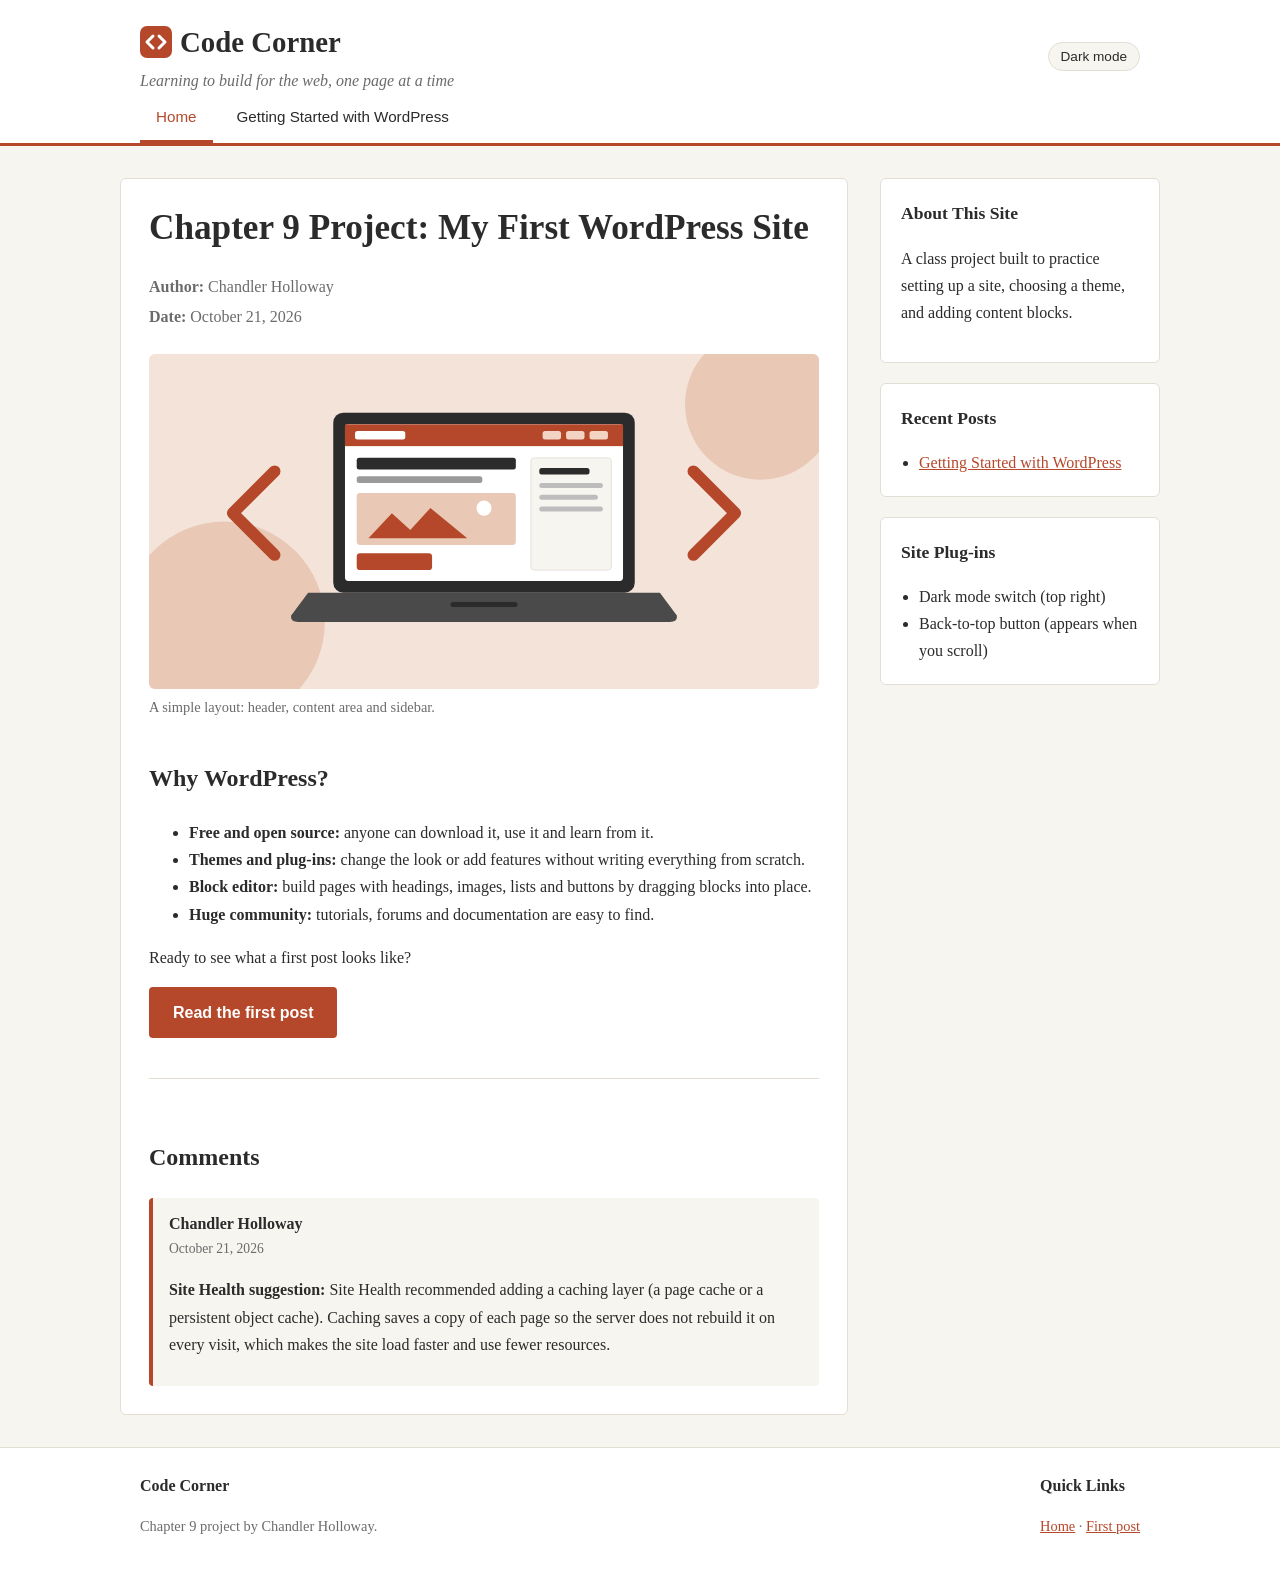
<file: index.html>
<!DOCTYPE html>
<html lang="en">
<head>
  <meta charset="UTF-8">
  <meta name="viewport" content="width=device-width, initial-scale=1">
  <title>Home | Code Corner</title>
  <meta name="description" content="Chapter 9 project: a WordPress-style homepage with a heading, image, list, button, menu, widgets and a plug-in style feature.">
  <link rel="icon" type="image/svg+xml" href="images/site-icon.svg">
  <link rel="stylesheet" href="css/style.css">
</head>
<body>

  <!-- Header: site title, tagline, primary menu -->
  <header class="site-header">
    <div class="wrap">
      <div>
        <a class="site-title" href="index.html">
          <img src="images/site-icon.svg" alt="" width="32" height="32" style="vertical-align: -6px; margin-right: 8px;">Code Corner
        </a>
        <p class="tagline">Learning to build for the web, one page at a time</p>
      </div>
      <button id="theme-toggle" type="button" aria-pressed="false">Dark mode</button>
    </div>
    <div class="wrap">
      <nav aria-label="Primary menu">
        <ul class="menu">
          <li><a class="current" href="index.html" aria-current="page">Home</a></li>
          <li><a href="getting-started-with-wordpress.html">Getting Started with WordPress</a></li>
        </ul>
      </nav>
    </div>
  </header>

  <div class="wrap layout">

    <!-- Main content: the "Home" page -->
    <main>
      <h1>Chapter 9 Project: My First WordPress Site</h1>
      <p class="byline"><strong>Author:</strong> Chandler Holloway</p>
      <p class="byline"><strong>Date:</strong> <time datetime="2026-10-21">October 21, 2026</time></p>

      <figure>
        <img src="images/hero.svg" alt="Illustration of a laptop showing a website layout with a header, an image block and a list, surrounded by code brackets">
        <figcaption>A simple layout: header, content area and sidebar.</figcaption>
      </figure>

      <h2>Why WordPress?</h2>
      <ul>
        <li><strong>Free and open source:</strong> anyone can download it, use it and learn from it.</li>
        <li><strong>Themes and plug-ins:</strong> change the look or add features without writing everything from scratch.</li>
        <li><strong>Block editor:</strong> build pages with headings, images, lists and buttons by dragging blocks into place.</li>
        <li><strong>Huge community:</strong> tutorials, forums and documentation are easy to find.</li>
      </ul>

      <p>Ready to see what a first post looks like?</p>
      <p><a class="button" href="getting-started-with-wordpress.html">Read the first post</a></p>

      <!-- Step 17: Site Health improvement note, shown as a comment -->
      <section class="comments" aria-labelledby="comments-title">
        <h2 id="comments-title">Comments</h2>
        <div class="comment">
          <p class="who">Chandler Holloway</p>
          <p class="when">October 21, 2026</p>
          <p>
            <strong>Site Health suggestion:</strong> Site Health recommended adding a caching layer
            (a page cache or a persistent object cache). Caching saves a copy of each page so the server
            does not rebuild it on every visit, which makes the site load faster and use fewer resources.
          </p>
        </div>
      </section>
    </main>

    <!-- Sidebar widgets -->
    <aside aria-label="Sidebar">
      <section class="widget">
        <h2>About This Site</h2>
        <p>A class project built to practice setting up a site, choosing a theme, and adding content blocks.</p>
      </section>

      <section class="widget">
        <h2>Recent Posts</h2>
        <ul>
          <li><a href="getting-started-with-wordpress.html">Getting Started with WordPress</a></li>
        </ul>
      </section>

      <section class="widget">
        <h2>Site Plug-ins</h2>
        <ul>
          <li>Dark mode switch (top right)</li>
          <li>Back-to-top button (appears when you scroll)</li>
        </ul>
      </section>
    </aside>
  </div>

  <!-- Footer widget area -->
  <footer class="site-footer">
    <div class="wrap">
      <div>
        <h2>Code Corner</h2>
        <p>Chapter 9 project by Chandler Holloway.</p>
      </div>
      <div>
        <h2>Quick Links</h2>
        <p><a href="index.html">Home</a> · <a href="getting-started-with-wordpress.html">First post</a></p>
      </div>
    </div>
  </footer>

  <button id="back-to-top" type="button" aria-label="Back to top">&uarr;</button>
  <script src="js/main.js"></script>
</body>
</html>
</file>
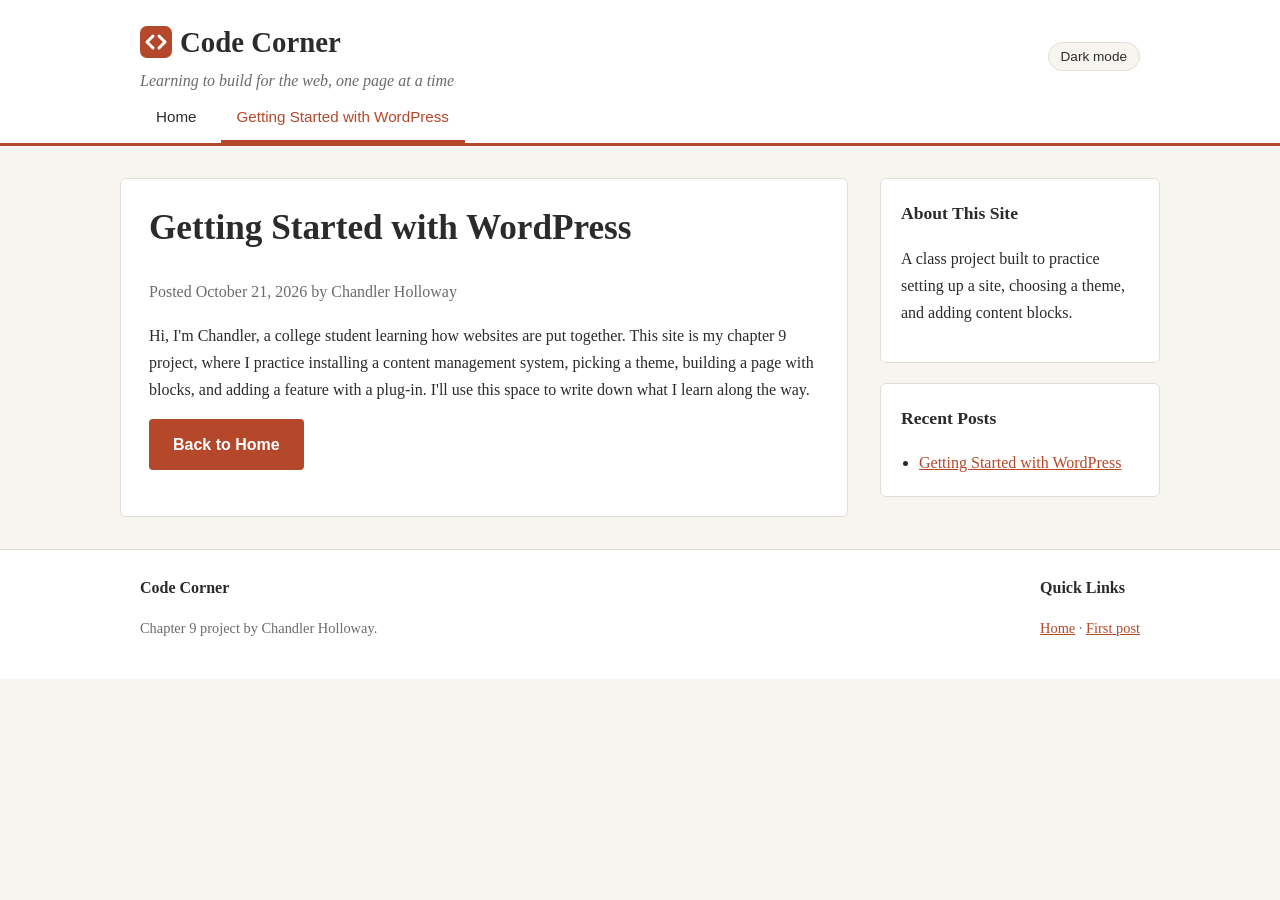
<file: getting-started-with-wordpress.html>
<!DOCTYPE html>
<html lang="en">
<head>
  <meta charset="UTF-8">
  <meta name="viewport" content="width=device-width, initial-scale=1">
  <title>Getting Started with WordPress | Code Corner</title>
  <link rel="icon" type="image/svg+xml" href="images/site-icon.svg">
  <link rel="stylesheet" href="css/style.css">
</head>
<body>

  <header class="site-header">
    <div class="wrap">
      <div>
        <a class="site-title" href="index.html">
          <img src="images/site-icon.svg" alt="" width="32" height="32" style="vertical-align: -6px; margin-right: 8px;">Code Corner
        </a>
        <p class="tagline">Learning to build for the web, one page at a time</p>
      </div>
      <button id="theme-toggle" type="button" aria-pressed="false">Dark mode</button>
    </div>
    <div class="wrap">
      <nav aria-label="Primary menu">
        <ul class="menu">
          <li><a href="index.html">Home</a></li>
          <li><a class="current" href="getting-started-with-wordpress.html" aria-current="page">Getting Started with WordPress</a></li>
        </ul>
      </nav>
    </div>
  </header>

  <div class="wrap layout">
    <main>
      <article>
        <h1>Getting Started with WordPress</h1>
        <p class="byline">Posted <time datetime="2026-10-21">October 21, 2026</time> by Chandler Holloway</p>

        <p>
          Hi, I'm Chandler, a college student learning how websites are put together. This site is my
          chapter 9 project, where I practice installing a content management system, picking a theme,
          building a page with blocks, and adding a feature with a plug-in. I'll use this space to write
          down what I learn along the way.
        </p>

        <p><a class="button" href="index.html">Back to Home</a></p>
      </article>
    </main>

    <aside aria-label="Sidebar">
      <section class="widget">
        <h2>About This Site</h2>
        <p>A class project built to practice setting up a site, choosing a theme, and adding content blocks.</p>
      </section>
      <section class="widget">
        <h2>Recent Posts</h2>
        <ul>
          <li><a href="getting-started-with-wordpress.html">Getting Started with WordPress</a></li>
        </ul>
      </section>
    </aside>
  </div>

  <footer class="site-footer">
    <div class="wrap">
      <div>
        <h2>Code Corner</h2>
        <p>Chapter 9 project by Chandler Holloway.</p>
      </div>
      <div>
        <h2>Quick Links</h2>
        <p><a href="index.html">Home</a> · <a href="getting-started-with-wordpress.html">First post</a></p>
      </div>
    </div>
  </footer>

  <button id="back-to-top" type="button" aria-label="Back to top">&uarr;</button>
  <script src="js/main.js"></script>
</body>
</html>
</file>
<file: css/style.css>
:root {
  --bg: #f7f5f0;
  --surface: #ffffff;
  --text: #2b2b2b;
  --muted: #6b6b6b;
  --accent: #b5482a;
  --accent-dark: #8f3820;
  --border: #e2ded4;
}

body.dark {
  --bg: #1d1b19;
  --surface: #292623;
  --text: #f0ece4;
  --muted: #b3ada1;
  --accent: #e0805f;
  --accent-dark: #f09a7c;
  --border: #3d3934;
}

* { box-sizing: border-box; }

body {
  margin: 0;
  font-family: Georgia, "Times New Roman", serif;
  line-height: 1.7;
  color: var(--text);
  background: var(--bg);
  transition: background 0.2s, color 0.2s;
}

a { color: var(--accent); }
a:hover { color: var(--accent-dark); }

.wrap {
  max-width: 1040px;
  margin: 0 auto;
  padding: 0 20px;
}

/* Header */
.site-header {
  background: var(--surface);
  border-bottom: 3px solid var(--accent);
  padding: 18px 0 0;
}

.site-header .wrap {
  display: flex;
  flex-wrap: wrap;
  align-items: center;
  justify-content: space-between;
  gap: 12px;
}

.site-title {
  font-size: 1.8rem;
  font-weight: bold;
  text-decoration: none;
  color: var(--text);
}

.tagline {
  margin: 0;
  color: var(--muted);
  font-style: italic;
}

.menu {
  list-style: none;
  display: flex;
  gap: 8px;
  margin: 0;
  padding: 0;
  flex-wrap: wrap;
}

.menu a {
  display: block;
  padding: 10px 16px;
  text-decoration: none;
  color: var(--text);
  font-family: Arial, Helvetica, sans-serif;
  font-size: 0.95rem;
  border-bottom: 3px solid transparent;
}

.menu a:hover,
.menu a.current {
  color: var(--accent);
  border-bottom-color: var(--accent);
}

#theme-toggle {
  font-family: Arial, Helvetica, sans-serif;
  font-size: 0.85rem;
  padding: 6px 12px;
  border: 1px solid var(--border);
  background: var(--bg);
  color: var(--text);
  border-radius: 20px;
  cursor: pointer;
}

/* Layout */
.layout {
  display: grid;
  grid-template-columns: 1fr 280px;
  gap: 32px;
  padding: 32px 0;
}

main, .widget {
  background: var(--surface);
  border: 1px solid var(--border);
  border-radius: 6px;
  padding: 28px;
}

.widget { margin-bottom: 20px; padding: 20px; }
.widget h2 { font-size: 1.1rem; margin-top: 0; }
.widget ul { padding-left: 18px; margin: 0; }

h1 { font-size: 2.2rem; line-height: 1.2; margin-top: 0; }
h2 { margin-top: 1.6em; }

.byline { color: var(--muted); margin: 0.2em 0; }

figure { margin: 24px 0; }
figure img { width: 100%; height: auto; border-radius: 6px; display: block; }
figcaption { font-size: 0.9rem; color: var(--muted); margin-top: 6px; }

.button {
  display: inline-block;
  background: var(--accent);
  color: #fff;
  padding: 12px 24px;
  border-radius: 4px;
  text-decoration: none;
  font-family: Arial, Helvetica, sans-serif;
  font-weight: bold;
}

.button:hover { background: var(--accent-dark); color: #fff; }

.comments {
  margin-top: 40px;
  border-top: 1px solid var(--border);
  padding-top: 20px;
}

.comment {
  background: var(--bg);
  border-left: 4px solid var(--accent);
  padding: 12px 16px;
  border-radius: 4px;
}

.comment .who { font-weight: bold; margin: 0; }
.comment .when { font-size: 0.85rem; color: var(--muted); margin: 0 0 6px; }

/* Footer */
.site-footer {
  background: var(--surface);
  border-top: 1px solid var(--border);
  padding: 24px 0;
  color: var(--muted);
  font-size: 0.9rem;
}

.site-footer .wrap {
  display: flex;
  flex-wrap: wrap;
  justify-content: space-between;
  gap: 16px;
}

.site-footer h2 { font-size: 1rem; margin: 0 0 4px; color: var(--text); }

/* Back to top */
#back-to-top {
  position: fixed;
  right: 20px;
  bottom: 20px;
  display: none;
  background: var(--accent);
  color: #fff;
  border: none;
  border-radius: 50%;
  width: 44px;
  height: 44px;
  font-size: 1.2rem;
  cursor: pointer;
  box-shadow: 0 2px 8px rgba(0, 0, 0, 0.25);
}

@media (max-width: 800px) {
  .layout { grid-template-columns: 1fr; }
}
</file>
